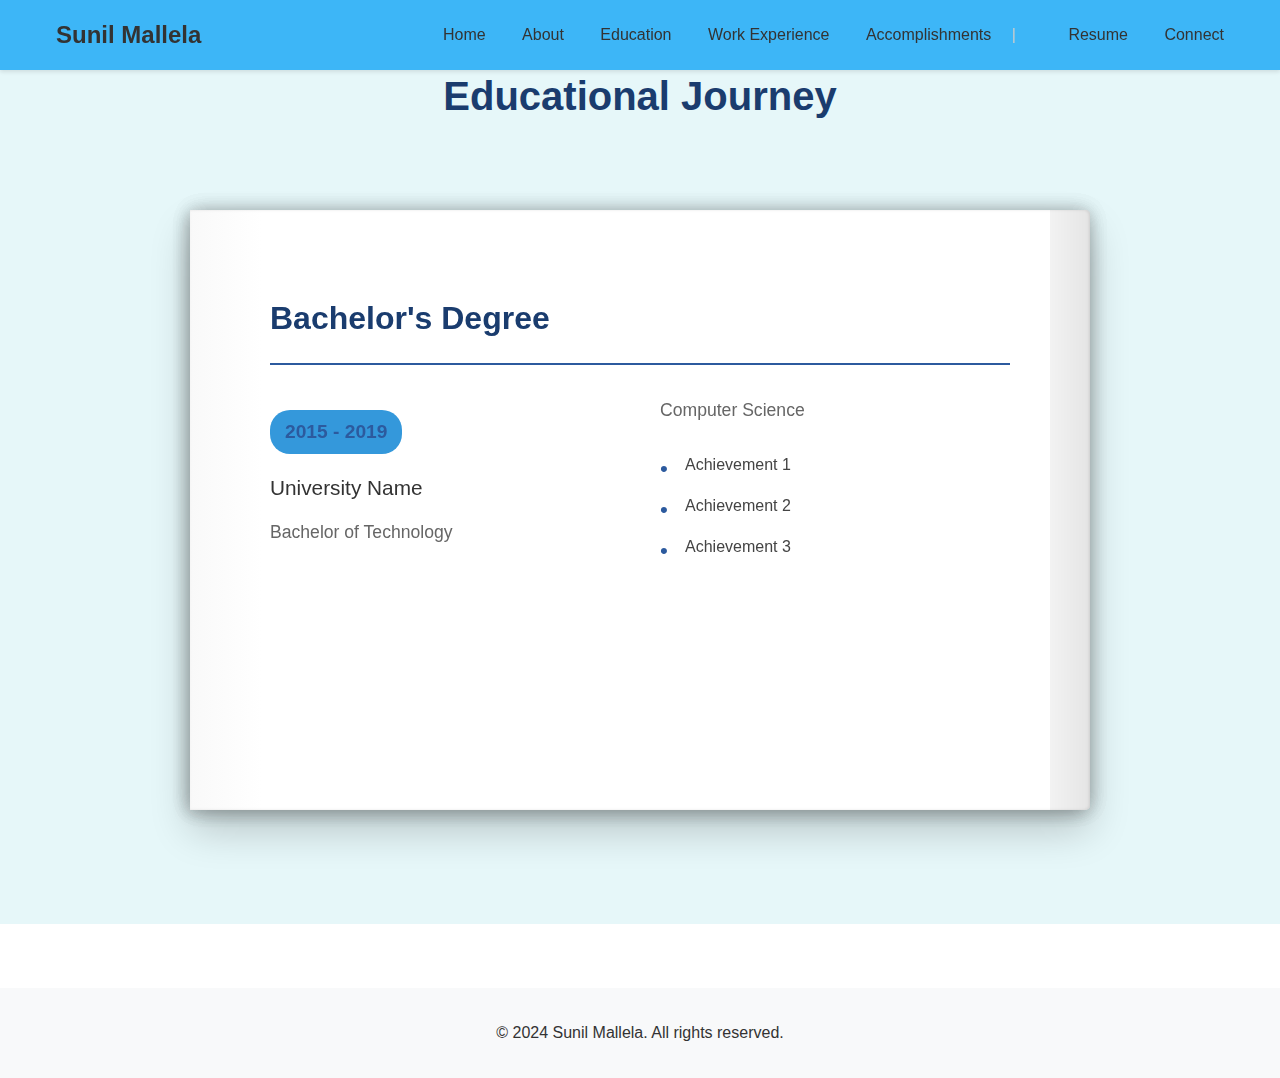
<file: education.html>
<!DOCTYPE html>
<html lang="en">
<head>
    <meta charset="UTF-8">
    <meta name="viewport" content="width=device-width, initial-scale=1.0">
    <title>Education - Sunil Mallela</title>
    <link rel="stylesheet" href="styles.css">
    <link rel="stylesheet" href="https://cdnjs.cloudflare.com/ajax/libs/font-awesome/6.0.0/css/all.min.css">
</head>
<body>
    <nav>
        <div class="nav-content">
            <div class="logo">Sunil Mallela</div>
            <div class="nav-links">
                <a href="index.html">Home</a>
                <a href="#about">About</a>
                <a href="education.html">Education</a>
                <a href="work.html">Work Experience</a>
                <a href="#accomplishments">Accomplishments</a>
                <span class="separator">|</span>
                <a href="#resume">Resume</a>
                <a href="#contact">Connect</a>
            </div>
        </div>
    </nav>

    <section id="education" class="education-section">
        <h2>Educational Journey</h2>
        <div class="book">
            <div class="pages">
                <div class="page">
                    <div class="page-content">
                        <h3>Bachelor's Degree</h3>
                        <p class="year">2015 - 2019</p>
                        <p class="institution">University Name</p>
                        <p class="degree">Bachelor of Technology</p>
                        <p class="major">Computer Science</p>
                        <ul class="achievements">
                            <li>Achievement 1</li>
                            <li>Achievement 2</li>
                            <li>Achievement 3</li>
                        </ul>
                    </div>
                </div>

                <div class="page">
                    <div class="page-content">
                        <h3>Master's Degree</h3>
                        <p class="year">2019 - 2021</p>
                        <p class="institution">University Name</p>
                        <p class="degree">Master of Science</p>
                        <p class="major">Data Science</p>
                        <ul class="achievements">
                            <li>Achievement 1</li>
                            <li>Achievement 2</li>
                            <li>Achievement 3</li>
                        </ul>
                    </div>
                </div>

                <div class="page">
                    <div class="page-content">
                        <h3>Certifications</h3>
                        <div class="certification">
                            <p class="cert-name">Certification 1</p>
                            <p class="year">2022</p>
                            <p class="issuer">Issuing Organization</p>
                        </div>
                        <div class="certification">
                            <p class="cert-name">Certification 2</p>
                            <p class="year">2023</p>
                            <p class="issuer">Issuing Organization</p>
                        </div>
                    </div>
                </div>
            </div>
        </div>
    </section>

    <footer>
        <p>&copy; 2024 Sunil Mallela. All rights reserved.</p>
    </footer>

    <script src="education.js"></script>
</body>
</html>
</file>
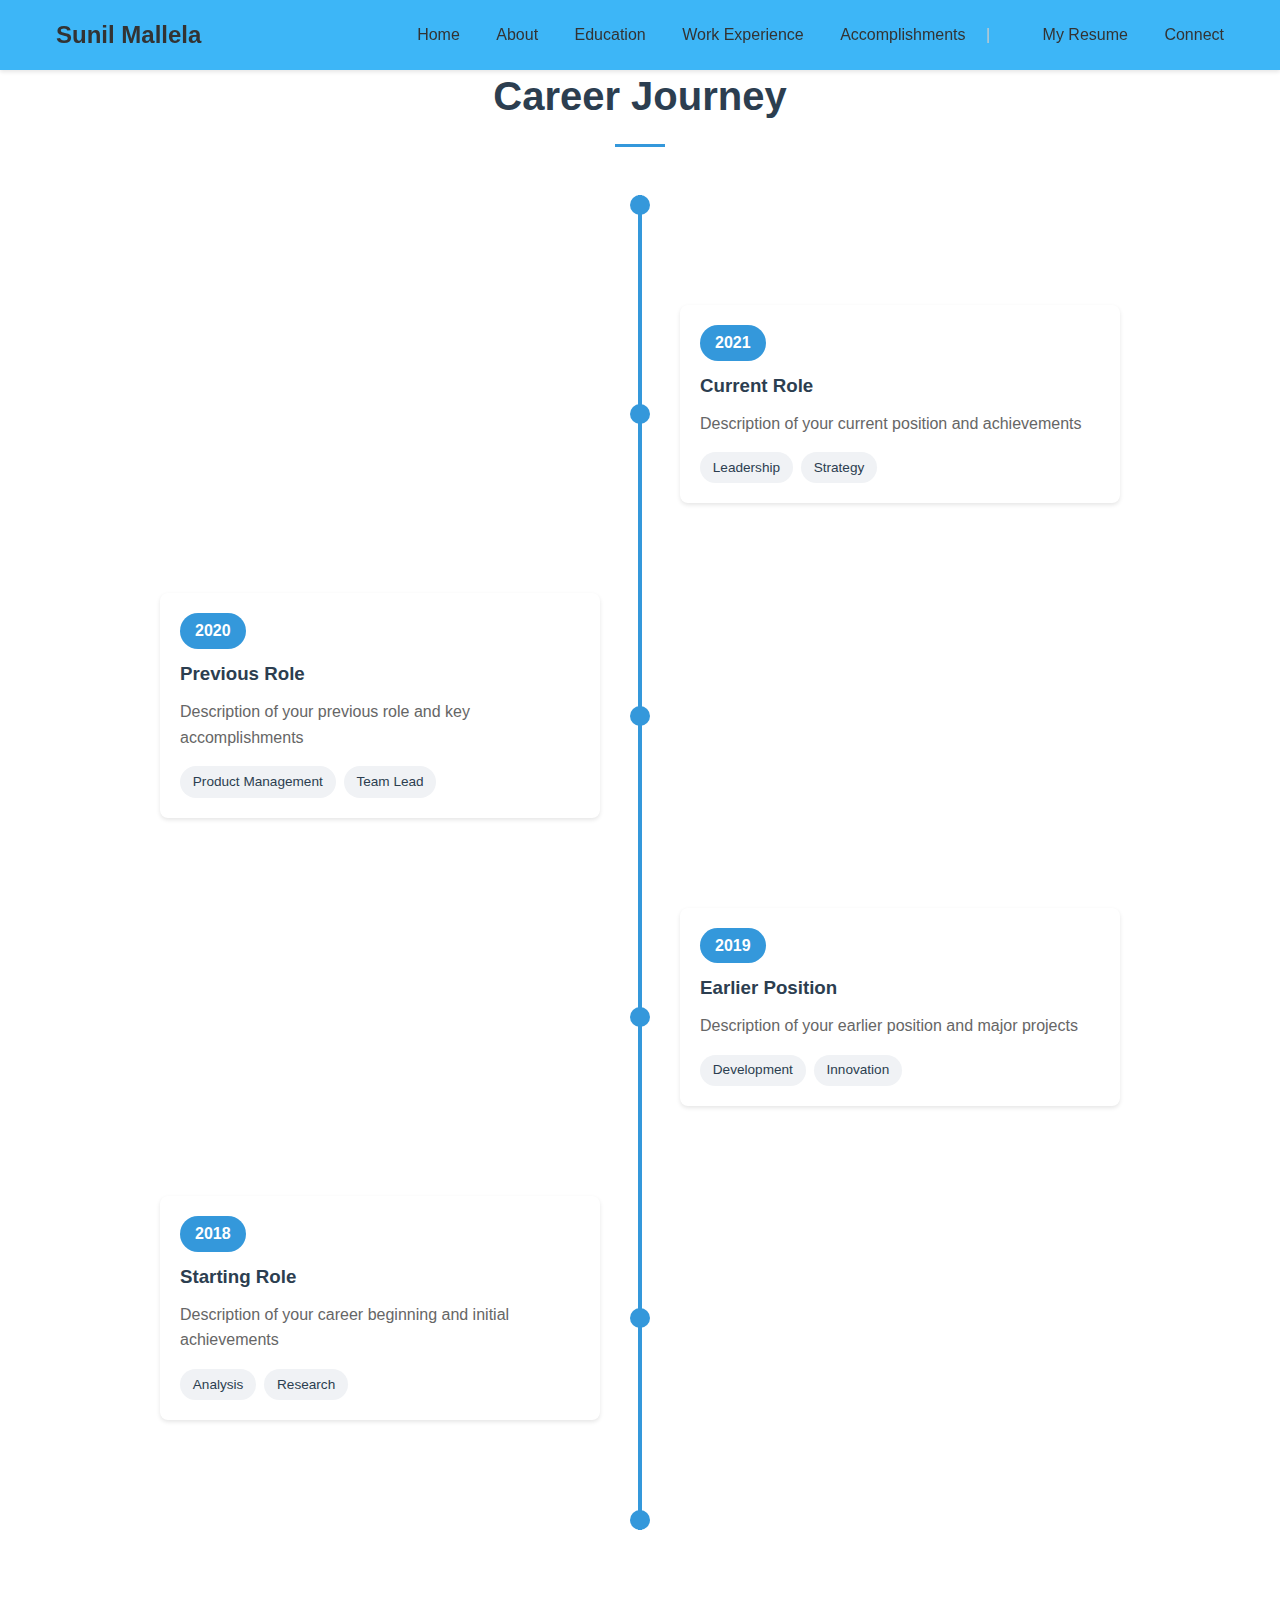
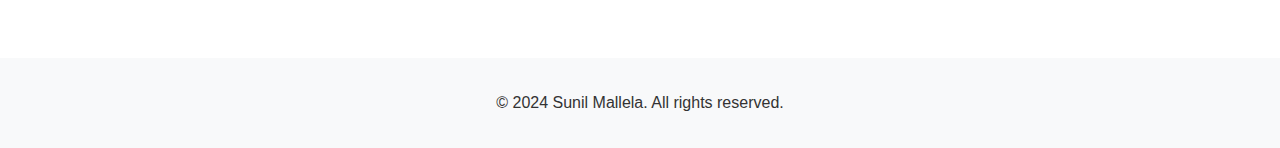
<file: work.html>
<!DOCTYPE html>
<html lang="en">
<head>
    <meta charset="UTF-8">
    <meta name="viewport" content="width=device-width, initial-scale=1.0">
    <title>Work Experience - Sunil Mallela</title>
    <link rel="stylesheet" href="styles.css">
    <link rel="stylesheet" href="https://cdnjs.cloudflare.com/ajax/libs/font-awesome/6.0.0/css/all.min.css">
</head>
<body>
    <nav>
        <div class="nav-content">
            <div class="logo">Sunil Mallela</div>
            <div class="nav-links">
                <a href="index.html">Home</a>
                <a href="#about">About</a>
                <a href="#education">Education</a>
                <a href="work.html">Work Experience</a>
                <a href="#accomplishments">Accomplishments</a>
                <span class="separator">|</span>
                <a href="#resume">My Resume</a>
                <a href="#connect">Connect</a>
            </div>
        </div>
    </nav>

    <section id="work" class="work-section">
        <h2>Career Journey</h2>
        <div class="roadmap">
            <div class="roadmap-path"></div>
            
            <div class="roadmap-point right">
                <div class="point-content">
                    <div class="year">2021</div>
                    <h3>Current Role</h3>
                    <p>Description of your current position and achievements</p>
                    <div class="project-tags">
                        <span class="tag">Leadership</span>
                        <span class="tag">Strategy</span>
                    </div>
                </div>
            </div>

            <div class="roadmap-point left">
                <div class="point-content">
                    <div class="year">2020</div>
                    <h3>Previous Role</h3>
                    <p>Description of your previous role and key accomplishments</p>
                    <div class="project-tags">
                        <span class="tag">Product Management</span>
                        <span class="tag">Team Lead</span>
                    </div>
                </div>
            </div>

            <div class="roadmap-point right">
                <div class="point-content">
                    <div class="year">2019</div>
                    <h3>Earlier Position</h3>
                    <p>Description of your earlier position and major projects</p>
                    <div class="project-tags">
                        <span class="tag">Development</span>
                        <span class="tag">Innovation</span>
                    </div>
                </div>
            </div>

            <div class="roadmap-point left">
                <div class="point-content">
                    <div class="year">2018</div>
                    <h3>Starting Role</h3>
                    <p>Description of your career beginning and initial achievements</p>
                    <div class="project-tags">
                        <span class="tag">Analysis</span>
                        <span class="tag">Research</span>
                    </div>
                </div>
            </div>
        </div>
    </section>

    <footer>
        <p>&copy; 2024 Sunil Mallela. All rights reserved.</p>
    </footer>
</body>
</html>
</file>
<file: styles.css>
/* Reset and base styles */
* {
    margin: 0;
    padding: 0;
    box-sizing: border-box;
}

body {
    font-family: -apple-system, BlinkMacSystemFont, 'Segoe UI', Roboto, Oxygen, Ubuntu, Cantarell, sans-serif;
    line-height: 1.6;
    color: #333;
    background-color: #fff;
}

/* Navigation */
nav {
    position: fixed;
    top: 0;
    width: 100%;
    background-color: #3db6f7;
    box-shadow: 0 2px 4px rgba(0,0,0,0.1);
    z-index: 1000;
}

.nav-content {
    max-width: 1200px;
    margin: 0 auto;
    padding: 1rem;
    display: flex;
    justify-content: space-between;
    align-items: center;
}

.logo {
    font-size: 1.5rem;
    font-weight: bold;
}

.nav-links a {
    text-decoration: none;
    color: #333;
    margin-left: 2rem;
    font-weight: 500;
}

.separator {
    margin: 0 1rem;
    color: #ccc;
}

/* Header */
header {
    padding: 8rem 2rem 4rem;
    text-align: center;
}

.hero-content h1 {
    font-size: 3rem;
    margin-bottom: 1rem;
}

.hero-content p {
    font-size: 1.2rem;
    color: #369ae7;
}

/* Work Section */
.work-section {
    max-width: 1200px;
    margin: 0 auto;
    padding: 4rem 2rem;
}

.work-section h2 {
    text-align: center;
    margin-bottom: 3rem;
    color: #2c3e50;
    font-size: 2.5rem;
    position: relative;
}

.work-section h2::after {
    content: '';
    display: block;
    width: 50px;
    height: 3px;
    background-color: #3498db;
    margin: 1rem auto;
}

.work-grid {
    display: grid;
    grid-template-columns: repeat(auto-fit, minmax(300px, 1fr));
    gap: 2rem;
}

.work-card {
    background: #fff;
    padding: 2rem;
    border-radius: 8px;
    box-shadow: 0 2px 4px rgba(0,0,0,0.1);
    transition: transform 0.3s ease;
    margin-bottom: 2rem;
}

.work-card:hover {
    transform: translateY(-5px);
    box-shadow: 0 4px 8px rgba(0,0,0,0.2);
}

.work-card h3 {
    color: #2c3e50;
    margin-bottom: 1rem;
    font-size: 1.5rem;
}

.work-card p {
    color: #666;
    margin-bottom: 1.5rem;
    line-height: 1.6;
}

.project-tags {
    display: flex;
    flex-wrap: wrap;
    gap: 0.5rem;
    margin-top: 1rem;
}

.tag {
    background-color: #f0f2f5;
    color: #2c3e50;
    padding: 0.3rem 0.8rem;
    border-radius: 20px;
    font-size: 0.85rem;
    font-weight: 500;
}

/* About Section */
.about-section {
    padding: 6rem 2rem;
    background: #fff;
}

.about-content {
    max-width: 1200px;
    margin: 0 auto;
    display: grid;
    grid-template-columns: 300px 1fr;
    gap: 4rem;
    align-items: start;
}

/* Profile Picture Styles */
.profile-container {
    position: relative;
}

.profile-picture {
    position: relative;
    width: 300px;
    height: 300px;
    border-radius: 15px;
    overflow: hidden;
    box-shadow: 0 10px 30px rgba(0,0,0,0.1);
    cursor: pointer;
    transition: transform 0.3s ease, box-shadow 0.3s ease;
}

.profile-picture:hover {
    transform: translateY(-5px);
    box-shadow: 0 15px 40px rgba(0,0,0,0.2);
}

.profile-picture img {
    width: 100%;
    height: 100%;
    object-fit: cover;
}

.popup-trigger {
    position: absolute;
    bottom: 15px;
    right: 15px;
    background: #fff;
    width: 40px;
    height: 40px;
    border-radius: 50%;
    display: flex;
    align-items: center;
    justify-content: center;
    box-shadow: 0 2px 10px rgba(0,0,0,0.1);
    cursor: pointer;
    transition: transform 0.3s ease;
}

.popup-trigger i {
    color: #3db6f7;
    font-size: 1.5rem;
}

.popup-trigger:hover {
    transform: scale(1.1);
}

/* Popup Styles */
.popup {
    display: none;
    position: fixed;
    top: 0;
    left: 0;
    width: 100%;
    height: 100%;
    background: rgba(0,0,0,0.5);
    z-index: 1000;
    opacity: 0;
    transition: opacity 0.3s ease;
}

.popup.active {
    display: flex;
    align-items: center;
    justify-content: center;
    opacity: 1;
}

.popup-content {
    background: white;
    padding: 2rem;
    border-radius: 15px;
    width: 90%;
    max-width: 400px;
    position: relative;
    transform: translateY(20px);
    transition: transform 0.3s ease;
}

.popup.active .popup-content {
    transform: translateY(0);
}

.close-popup {
    position: absolute;
    top: 15px;
    right: 15px;
    font-size: 1.5rem;
    color: #666;
    cursor: pointer;
    transition: color 0.3s ease;
}

.close-popup:hover {
    color: #333;
}

.popup-header {
    display: flex;
    align-items: center;
    gap: 1rem;
    margin-bottom: 1.5rem;
}

.popup-avatar {
    width: 50px;
    height: 50px;
    border-radius: 50%;
    object-fit: cover;
}

.popup-header h3 {
    color: #3db6f7;
    margin: 0;
}

.popup-body {
    color: #666;
}

.popup-actions {
    display: flex;
    gap: 1rem;
    margin-top: 1.5rem;
}

.popup-button {
    padding: 0.8rem 1.5rem;
    border-radius: 25px;
    text-decoration: none;
    font-weight: 500;
    transition: all 0.3s ease;
    flex: 1;
    text-align: center;
}

.popup-button:not(.secondary) {
    background: #3db6f7;
    color: white;
}

.popup-button.secondary {
    background: #f0f0f0;
    color: #333;
}

.popup-button:hover {
    transform: translateY(-2px);
    box-shadow: 0 5px 15px rgba(0,0,0,0.1);
}

/* Skills Styles */
.skills-container {
    margin: 2rem 0;
}

.skills-grid {
    display: grid;
    grid-template-columns: repeat(auto-fit, minmax(150px, 1fr));
    gap: 1.5rem;
    margin-top: 1rem;
}

.skill-item {
    display: flex;
    align-items: center;
    gap: 0.8rem;
    padding: 1rem;
    background: #f8f9fa;
    border-radius: 8px;
    transition: transform 0.3s ease;
}

.skill-item:hover {
    transform: translateY(-2px);
}

.skill-item i {
    color: #3db6f7;
    font-size: 1.2rem;
}

/* Contact Section */
.contact-section {
    text-align: center;
    padding: 4rem 2rem;
}

.contact-links {
    margin-top: 2rem;
}

.contact-links a {
    color: #333;
    font-size: 1.5rem;
    margin: 0 1rem;
    transition: color 0.3s ease;
}

.contact-links a:hover {
    color: #007bff;
}

/* Footer */
footer {
    text-align: center;
    padding: 2rem;
    background: #f8f9fa;
    margin-top: 4rem;
}

/* Roadmap Styles */
.roadmap {
    position: relative;
    max-width: 1000px;
    margin: 0 auto;
    padding: 40px 0;
}

.roadmap-path {
    position: absolute;
    left: 50%;
    transform: translateX(-50%);
    width: 4px;
    height: 100%;
    background: #3498db;
    top: 0;
}

.roadmap-path::before {
    content: '';
    position: absolute;
    top: 0;
    left: 50%;
    transform: translateX(-50%);
    width: 20px;
    height: 20px;
    background: #3498db;
    border-radius: 50%;
}

.roadmap-path::after {
    content: '';
    position: absolute;
    bottom: 0;
    left: 50%;
    transform: translateX(-50%);
    width: 20px;
    height: 20px;
    background: #3498db;
    border-radius: 50%;
}

.roadmap-point {
    position: relative;
    margin: 50px 0;
    width: 50%;
    padding: 20px;
}

.roadmap-point::before {
    content: '';
    position: absolute;
    top: 50%;
    width: 20px;
    height: 20px;
    background: #3498db;
    border-radius: 50%;
}

.roadmap-point.right {
    left: 50%;
}

.roadmap-point.left {
    left: 0;
}

.roadmap-point.right::before {
    left: -10px;
}

.roadmap-point.left::before {
    right: -10px;
}

.point-content {
    background: white;
    padding: 20px;
    border-radius: 8px;
    box-shadow: 0 2px 4px rgba(0,0,0,0.1);
    position: relative;
}

.roadmap-point.right .point-content {
    margin-left: 20px;
}

.roadmap-point.left .point-content {
    margin-right: 20px;
}

.year {
    display: inline-block;
    background: #3498db;
    color: white;
    padding: 5px 15px;
    border-radius: 20px;
    margin-bottom: 10px;
    font-weight: bold;
}

.point-content h3 {
    color: #2c3e50;
    margin-bottom: 10px;
}

.point-content p {
    color: #666;
    margin-bottom: 15px;
}

/* Responsive Design for Roadmap */
@media (max-width: 768px) {
    .roadmap-path {
        left: 20px;
    }
    
    .roadmap-point {
        width: 100%;
        left: 0;
        padding-left: 45px;
    }
    
    .roadmap-point.right::before,
    .roadmap-point.left::before {
        left: 10px;
    }
    
    .roadmap-point.right .point-content,
    .roadmap-point.left .point-content {
        margin-left: 0;
        margin-right: 0;
    }
}

/* Responsive Design */
@media (max-width: 768px) {
    .nav-links {
        display: none;
    }
    
    .hero-content h1 {
        font-size: 2rem;
    }
    
    .work-grid {
        grid-template-columns: 1fr;
    }
}

/* Education Book Styles */
.education-section {
    padding: 4rem 2rem;
    min-height: 100vh;
    display: flex;
    flex-direction: column;
    align-items: center;
    background: #e6f7f9;  /* Light blue background like in the image */
}

.education-section h2 {
    margin-bottom: 2rem;
    color: #1a3c6e;
    font-size: 2.5rem;
}

.book {
    position: relative;
    width: 900px;  /* Increased width */
    height: 600px;  /* Increased height */
    margin: 50px auto;
    perspective: 2000px;
    transform-style: preserve-3d;
    background: white;
    border-radius: 5px;
    box-shadow: 
        0 20px 40px rgba(0,0,0,0.2),
        -5px 5px 15px rgba(0,0,0,0.1);
}

.pages {
    position: relative;
    width: 100%;
    height: 100%;
    transform-style: preserve-3d;
}

.page {
    position: absolute;
    width: 100%;
    height: 100%;
    transform-origin: left center;
    transition: transform 0.8s cubic-bezier(0.645, 0.045, 0.355, 1);
    background: white;
    padding: 40px;
    box-shadow: 
        0 0 20px rgba(0,0,0,0.1),
        inset -1px 0 3px rgba(0,0,0,0.1);
    border-radius: 0 5px 5px 0;
    transform-style: preserve-3d;
    backface-visibility: hidden;
    background: linear-gradient(to right, #f9f9f9 0%, white 8%);  /* Subtle gradient for page depth */
}

.page::after {
    content: '';
    position: absolute;
    top: 0;
    right: 0;
    bottom: 0;
    width: 40px;
    background: linear-gradient(to right, rgba(0,0,0,0.05), rgba(0,0,0,0.1));
    border-radius: 0 5px 5px 0;
    transform-origin: right;
    transition: transform 0.8s cubic-bezier(0.645, 0.045, 0.355, 1);
}

.page.flipped {
    transform: rotateY(-180deg);
}

.page.flipped::after {
    transform: rotateY(180deg);
}

.page-content {
    position: relative;
    height: 100%;
    padding: 40px;
    overflow-y: auto;
    column-count: 2;  /* Two column layout like in the image */
    column-gap: 40px;
    text-align: justify;
    line-height: 1.8;
}

/* Content Styling */
.page-content h3 {
    color: #1a3c6e;
    font-size: 2em;
    margin-bottom: 30px;
    border-bottom: 2px solid #2c5a9e;
    padding-bottom: 15px;
    column-span: all;  /* Headers span both columns */
}

.page-content .year {
    color: #2c5a9e;
    font-weight: bold;
    font-size: 1.2em;
    margin: 15px 0;
}

.page-content .institution {
    font-size: 1.3em;
    color: #333;
    margin-bottom: 10px;
}

.page-content .degree,
.page-content .major {
    color: #666;
    font-size: 1.1em;
    margin-bottom: 15px;
}

.achievements {
    margin-top: 25px;
    padding-left: 0;
    list-style: none;
}

.achievements li {
    margin-bottom: 12px;
    color: #444;
    position: relative;
    padding-left: 25px;
}

.achievements li::before {
    content: '•';
    color: #2c5a9e;
    position: absolute;
    left: 0;
    font-size: 1.4em;
    top: -2px;
}

.certification {
    margin-bottom: 20px;
    padding: 15px;
    background: #f8f9fa;
    border-radius: 8px;
    border-left: 4px solid #2c5a9e;
}

.certification .cert-name {
    font-weight: bold;
    color: #1a3c6e;
    margin-bottom: 5px;
}

.certification .issuer {
    color: #666;
    font-size: 0.9em;
}

/* Responsive Design */
@media (max-width: 900px) {
    .book {
        width: 90%;
        height: 600px;
    }
}

@media (max-width: 600px) {
    .book {
        width: 95%;
        height: 500px;
    }
    
    .page-content {
        padding: 15px;
    }
}

/* Responsive Design */
@media (max-width: 900px) {
    .about-content {
        grid-template-columns: 1fr;
        text-align: center;
    }

    .profile-container {
        margin: 0 auto;
        max-width: 300px;
    }

    .skills-grid {
        grid-template-columns: repeat(auto-fit, minmax(120px, 1fr));
    }
}

/* Chat Container Styles */
.chat-container {
    max-width: 380px;
    width: 100%;
    margin: 0;
    background: #fff;
    border-radius: 20px;
    box-shadow: 0 10px 30px rgba(0, 0, 0, 0.15);
    overflow: hidden;
    position: fixed;
    right: 30px;
    bottom: 30px;
    z-index: 1000;
    transition: all 0.3s cubic-bezier(0.4, 0, 0.2, 1);
    border: 1px solid rgba(0, 0, 0, 0.1);
}

.chat-container.minimized {
    height: auto;
    transform: translateY(calc(100% - 80px));
    box-shadow: 0 -2px 10px rgba(0, 0, 0, 0.1);
}

.chat-messages {
    padding: 20px;
    height: 450px;
    overflow-y: auto;
    background: #f8f9fa;
    scroll-behavior: smooth;
    transition: height 0.3s cubic-bezier(0.4, 0, 0.2, 1);
}

.chat-header {
    background: linear-gradient(135deg, #FF69B4, #FF1493);
    color: white;
    padding: 20px;
    display: flex;
    align-items: center;
    gap: 15px;
    border-bottom: 1px solid rgba(255, 255, 255, 0.1);
    cursor: pointer;
    transition: background 0.3s ease;
}

.chat-header:hover {
    background: linear-gradient(135deg, #FF83BC, #FF339A);
}

.chat-bot-logo {
    width: 40px;
    height: 40px;
    border-radius: 50%;
    border: 2px solid rgba(255, 255, 255, 0.8);
    box-shadow: 0 2px 10px rgba(0, 0, 0, 0.1);
}

.chat-header h2 {
    font-size: 1.2rem;
    font-weight: 600;
    margin: 0;
}

.message {
    margin-bottom: 20px;
    opacity: 0;
    transform: translateY(20px);
    animation: fadeIn 0.5s forwards;
}

.message-bot {
    background: white;
    padding: 15px 20px;
    border-radius: 18px 18px 18px 0;
    max-width: 85%;
    margin-right: auto;
    box-shadow: 0 2px 10px rgba(0, 0, 0, 0.05);
    line-height: 1.5;
    font-size: 0.95rem;
    border: 1px solid rgba(0, 0, 0, 0.05);
}

.message-user {
    background: linear-gradient(135deg, #FF69B4, #FF1493);
    color: white;
    padding: 15px 20px;
    border-radius: 18px 18px 0 18px;
    max-width: 85%;
    margin-left: auto;
    box-shadow: 0 2px 10px rgba(0, 0, 0, 0.1);
    line-height: 1.5;
    font-size: 0.95rem;
}

.chat-options-container {
    display: flex;
    flex-wrap: wrap;
    gap: 8px;
    margin-top: 15px;
}

.chat-option-inline {
    background: white;
    border: 1px solid #FF69B4;
    color: #FF69B4;
    padding: 10px 16px;
    border-radius: 25px;
    cursor: pointer;
    font-size: 0.9rem;
    font-weight: 500;
    transition: all 0.3s ease;
    display: flex;
    align-items: center;
    gap: 6px;
    box-shadow: 0 2px 5px rgba(0, 0, 0, 0.05);
}

.chat-option-inline:hover {
    background: linear-gradient(135deg, red, black);
    color: white;
    transform: translateY(-2px);
    box-shadow: 0 4px 10px rgba(255, 105, 180, 0.3);
}

/* Chat Launcher Styles */
.chat-launcher {
    position: fixed;
    right: 30px;
    bottom: 30px;
    z-index: 999;
}

.launch-chat-btn {
    background: linear-gradient(135deg, #FF69B4, #FF1493);
    color: white;
    border: none;
    border-radius: 30px;
    padding: 15px 30px;
    font-size: 1rem;
    cursor: pointer;
    display: flex;
    align-items: center;
    gap: 12px;
    box-shadow: 0 5px 20px rgba(255, 105, 180, 0.4);
    transition: all 0.3s ease;
}

.launch-chat-btn:hover {
    transform: translateY(-3px);
    box-shadow: 0 8px 25px rgba(255, 105, 180, 0.5);
}

.launcher-icon {
    font-size: 1.4rem;
}

.launcher-text {
    font-weight: 600;
    letter-spacing: 0.5px;
}

/* Animations */
@keyframes fadeIn {
    to {
        opacity: 1;
        transform: translateY(0);
    }
}

@keyframes slideIn {
    from {
        transform: translateX(120%);
        opacity: 0;
    }
    to {
        transform: translateX(0);
        opacity: 1;
    }
}

@keyframes slideOut {
    from {
        transform: translateX(0);
        opacity: 1;
    }
    to {
        transform: translateX(120%);
        opacity: 0;
    }
}

.chat-container.sliding-in {
    animation: slideIn 0.4s cubic-bezier(0.16, 1, 0.3, 1) forwards;
}

.chat-container.sliding-out {
    animation: slideOut 0.4s cubic-bezier(0.16, 1, 0.3, 1) forwards;
}

/* Mobile responsiveness */
@media (max-width: 768px) {
    .chat-container {
        right: 10px;
        bottom: 10px;
        left: 10px;
        width: auto;
        max-width: none;
        margin: 10px;
    }

    .chat-launcher {
        right: 20px;
        bottom: 20px;
    }

    .launch-chat-btn {
        padding: 12px;
        border-radius: 50%;
        width: 55px;
        height: 55px;
        justify-content: center;
    }

    .launcher-text {
        display: none;
    }

    .launcher-icon {
        margin: 0;
    }

    .chat-messages {
        height: 400px;
    }
}
</file>
